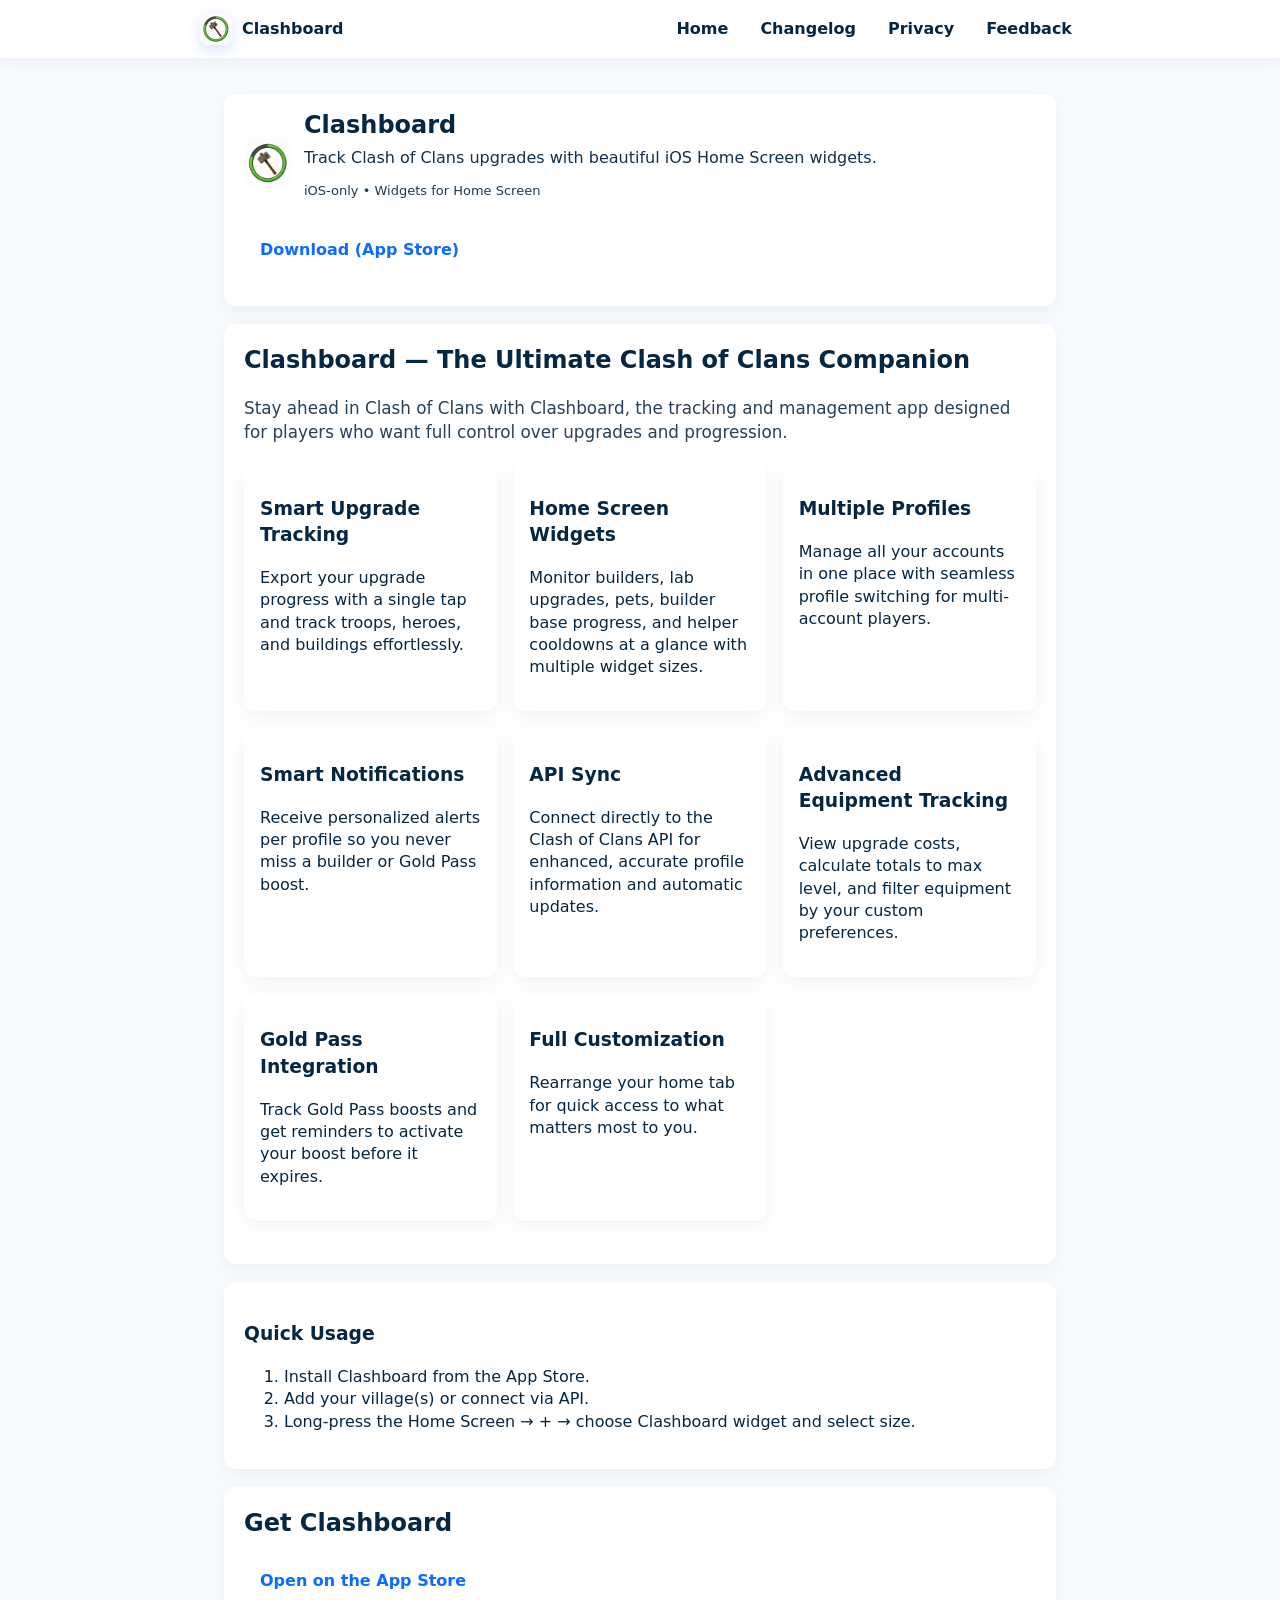
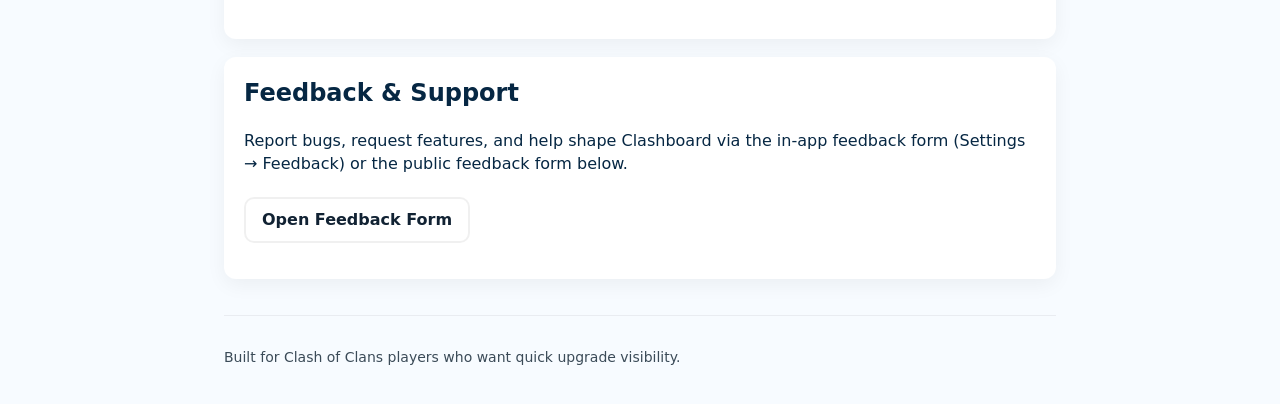
<file: index.html>
<!doctype html>
<html lang="en">
<head>
  <meta charset="utf-8" />
  <meta name="viewport" content="width=device-width,initial-scale=1" />
  <title>Clashboard — Clash of Clans upgrade widgets</title>
  <meta name="description" content="Clashboard: iOS widgets to track your Clash of Clans upgrades from the Home Screen." />
  <link rel="stylesheet" href="/css/styles.css">
  <link rel="icon" href="/assets/icon.svg" type="image/svg+xml">
  <link rel="shortcut icon" href="/assets/icon.svg">
  <meta name="msapplication-TileImage" content="/assets/icon.svg">
  <link rel="apple-touch-icon" href="/assets/icon.png">
  <meta name="apple-mobile-web-app-capable" content="yes">
  <meta name="apple-mobile-web-app-title" content="Clashboard">
  <meta name="theme-color" content="#0b6cff">
</head>
<body>
  <header class="top-nav">
    <div class="nav-inner">
      <a class="nav-brand" href="/index.html">
        <img src="/assets/icon.png" alt="Clashboard icon" class="nav-logo">
        <span>Clashboard</span>
      </a>
      <input type="checkbox" id="nav-toggle" class="nav-toggle">
      <label for="nav-toggle" class="nav-toggle-label" aria-label="Toggle navigation">
        <span></span>
        <span></span>
        <span></span>
      </label>
      <nav class="nav-links">
        <a href="/index.html">Home</a>
        <a href="/changelog.html">Changelog</a>
        <a href="/privacy.html">Privacy</a>
        <a href="/feedback.html">Feedback</a>
      </nav>
      <label for="nav-toggle" class="nav-overlay" aria-hidden="true"></label>
    </div>
  </header>

  <main class="policy-container">
    <section class="header-box">
      <div class="changelog-header">
        <img src="/assets/icon.png" alt="Clashboard icon" class="changelog-icon">
        <div>
          <h1>Clashboard</h1>
          <p class="tagline">Track Clash of Clans upgrades with beautiful iOS Home Screen widgets.</p>
          <p class="note">iOS-only • Widgets for Home Screen</p>
        </div>
      </div>
      <p><a class="btn" href="#download">Download (App Store)</a></p>
    </section>

    <section class="update-container">
      <h2>Clashboard — The Ultimate Clash of Clans Companion</h2>
      <p class="lead">Stay ahead in Clash of Clans with Clashboard, the tracking and management app designed for players who want full control over upgrades and progression.</p>

      <div class="feature-grid">
        <article class="card">
          <h3>Smart Upgrade Tracking</h3>
          <p>Export your upgrade progress with a single tap and track troops, heroes, and buildings effortlessly.</p>
        </article>

        <article class="card">
          <h3>Home Screen Widgets</h3>
          <p>Monitor builders, lab upgrades, pets, builder base progress, and helper cooldowns at a glance with multiple widget sizes.</p>
        </article>

        <article class="card">
          <h3>Multiple Profiles</h3>
          <p>Manage all your accounts in one place with seamless profile switching for multi-account players.</p>
        </article>

        <article class="card">
          <h3>Smart Notifications</h3>
          <p>Receive personalized alerts per profile so you never miss a builder or Gold Pass boost.</p>
        </article>

        <article class="card">
          <h3>API Sync</h3>
          <p>Connect directly to the Clash of Clans API for enhanced, accurate profile information and automatic updates.</p>
        </article>

        <article class="card">
          <h3>Advanced Equipment Tracking</h3>
          <p>View upgrade costs, calculate totals to max level, and filter equipment by your custom preferences.</p>
        </article>

        <article class="card">
          <h3>Gold Pass Integration</h3>
          <p>Track Gold Pass boosts and get reminders to activate your boost before it expires.</p>
        </article>

        <article class="card">
          <h3>Full Customization</h3>
          <p>Rearrange your home tab for quick access to what matters most to you.</p>
        </article>
      </div>
    </section>

    <section class="update-container">
      <h3>Quick Usage</h3>
      <ol>
        <li>Install Clashboard from the App Store.</li>
        <li>Add your village(s) or connect via API.</li>
        <li>Long-press the Home Screen → + → choose Clashboard widget and select size.</li>
      </ol>
    </section>

    <section id="download" class="update-container">
      <h2>Get Clashboard</h2>
      <p><a class="btn" href="https://apps.apple.com/app/id6758178681">Open on the App Store</a></p>
    </section>

    <section id="feedback" class="update-container">
      <h2>Feedback & Support</h2>
      <p>Report bugs, request features, and help shape Clashboard via the in-app feedback form (Settings → Feedback) or the public feedback form below.</p>
      <p><a class="btn ghost" href="https://forms.gle/E7h9kETSokcZLior7" target="_blank" rel="noopener">Open Feedback Form</a></p>
    </section>

    <footer class="footer">
      <p>Built for Clash of Clans players who want quick upgrade visibility.</p>
    </footer>
  </main>
</body>
</html>
</file>
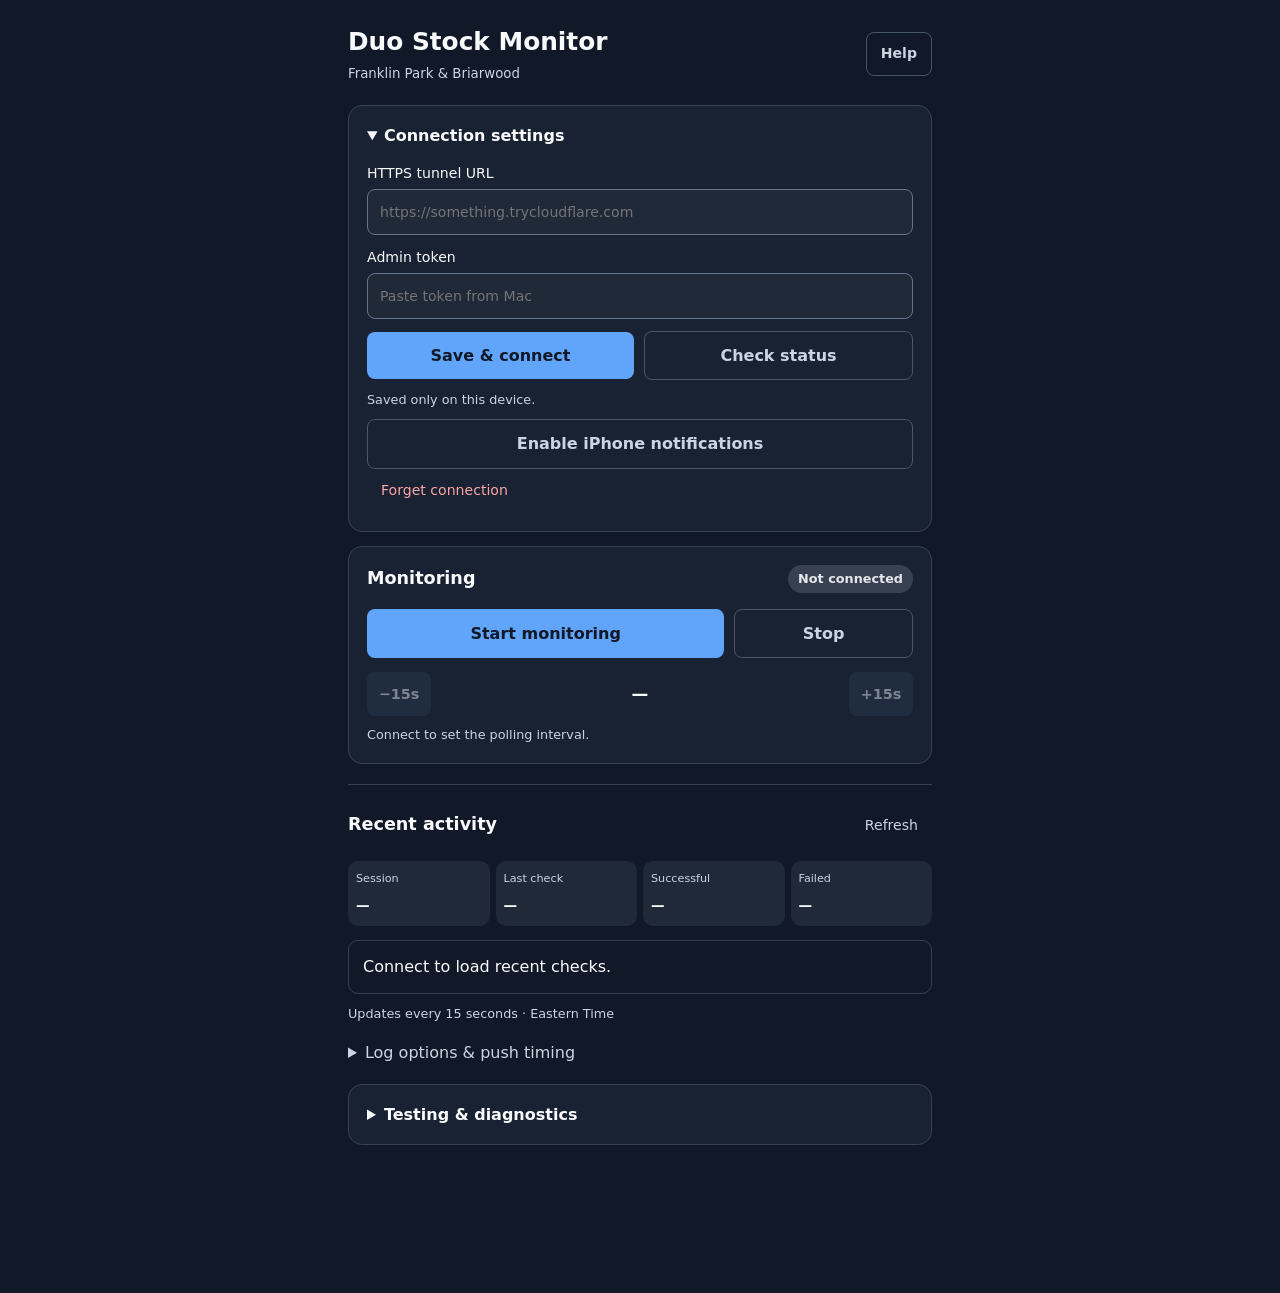
<file: duo_checker/index.html>
<!doctype html>
<html lang="en"><head><meta charset="utf-8"><meta name="viewport" content="width=device-width, initial-scale=1"><meta name="theme-color" content="#111827"><link rel="manifest" href="./manifest.json"><title>Duo Stock Monitor</title>
<style>body{font:16px system-ui;background:#111827;color:#f9fafb;max-width:620px;margin:35px auto;padding:0 18px}input,button,select{font:inherit;padding:12px;margin:5px 0;width:100%;box-sizing:border-box;border-radius:8px}button{background:#60a5fa;color:#111827;border:0;font-weight:700;cursor:pointer}input,select{background:#1f2937;color:white;border:1px solid #64748b}pre{white-space:pre-wrap;overflow-wrap:anywhere}small,.muted{color:#cbd5e1}h2{font-size:1.3rem;margin:0}section{margin:26px 0;padding-top:22px;border-top:1px solid #374151}.activity-header{display:flex;align-items:center;justify-content:space-between;gap:12px}.badge{font-size:.8rem;font-weight:700;white-space:nowrap;border-radius:20px;padding:5px 10px;background:#374151;color:#e5e7eb}.good{background:#064e3b;color:#a7f3d0}.bad{background:#7f1d1d;color:#fecaca}.warning{background:#78350f;color:#fde68a}.stats{display:grid;grid-template-columns:1fr 1fr;gap:10px;margin:16px 0}.stat{padding:14px;background:#1f2937;border-radius:10px}.stat small{display:block;margin-bottom:6px}.stat strong{font-size:1.05rem}.toolbar{display:flex;gap:10px;align-items:end}.toolbar label{flex:1}.toolbar button{width:auto}.activity-log{list-style:none;padding:0;margin:14px 0;max-height:540px;overflow:auto;border:1px solid #374151;border-radius:10px}.activity-log li{padding:14px;border-bottom:1px solid #374151}.activity-log li:last-child{border:0}.entry-heading{display:flex;flex-wrap:wrap;gap:8px;justify-content:space-between;align-items:center}.entry-heading time{font-size:.9rem;font-variant-numeric:tabular-nums}.entry-meta,.entry-result{font-size:.87rem;line-height:1.5;margin:7px 0 0;overflow-wrap:anywhere}details{margin:18px 0}summary{cursor:pointer;color:#cbd5e1}#activityMessage{font-size:.9rem;line-height:1.5}button:focus-visible,select:focus-visible,summary:focus-visible{outline:2px solid #f9fafb;outline-offset:3px}.stock-grid{display:grid;grid-template-columns:repeat(2,minmax(0,1fr));gap:8px;margin-top:8px}.stock-cell{display:flex;flex-direction:column;gap:3px;padding:10px;border-radius:8px;background:#1f2937}.stock-cell.good{background:#064e3b}.stock-cell span{font-weight:600}.stock-cell small{font-size:.78rem}.stock-cell strong{font-size:.85rem}.stock-callout{padding:9px;border-radius:8px;margin:7px 0;font-weight:600}.test-controls{padding:14px;margin:12px 0;border:1px solid #64748b;border-radius:10px}.test-controls p{font-size:.86rem;line-height:1.5;margin:10px 0 0}.test-toggle{display:flex;align-items:center;gap:12px;font-weight:700}.test-toggle input{width:24px;height:24px;flex:none;margin:0;padding:0;accent-color:#fbbf24}.test-toggle input:disabled{opacity:.5}.secondary{background:transparent;color:#cbd5e1;border:1px solid #64748b}#connectionStorage{font-size:.85rem;line-height:1.5}button:disabled{opacity:.5;cursor:default}.polling-controls{display:flex;align-items:center;gap:12px;margin:8px 0}.polling-controls button{width:90px;flex:none}.polling-controls output{flex:1;text-align:center;font-size:1.2rem;font-weight:700;font-variant-numeric:tabular-nums}
*{box-sizing:border-box}body{margin:24px auto;padding:0 18px calc(110px + env(safe-area-inset-bottom));line-height:1.45}h1{font-size:1.55rem;margin:0}h2{font-size:1.1rem}p{margin:10px 0}header{display:flex;align-items:center;justify-content:space-between;gap:12px;margin-bottom:22px}header small{display:block;margin-top:4px}button,input,select{min-height:44px}button{margin:0}label{display:block;font-size:.88rem}input,select{margin:5px 0 12px}.card{padding:18px;background:#182233;border:1px solid #374151;border-radius:14px;margin:14px 0}.card summary{font-weight:600;color:#f9fafb}.card[open] summary{margin-bottom:16px}.row{display:flex;gap:10px;align-items:center}.row>*{flex:1;min-width:0}.compact{width:auto;padding:9px 14px;font-size:.88rem}.secondary{border-color:#475569}.quiet{background:transparent;color:#cbd5e1;font-weight:500;border:0}.danger{color:#fca5a5}.monitor-actions{display:grid;grid-template-columns:2fr 1fr;gap:10px;margin-top:16px}.polling-controls{margin:14px 0 0}.polling-controls button{width:64px;padding:10px;font-size:.9rem;background:#28364c;color:#e2e8f0}.polling-controls output{font-size:1.05rem}.stats{grid-template-columns:repeat(4,minmax(0,1fr));gap:6px;margin:14px 0}.stat{padding:10px 8px}.stat small{font-size:.7rem}.stat strong{font-size:.85rem}.activity-log{max-height:340px;margin-bottom:0}.activity-header{flex-wrap:wrap;gap:8px}.toolbar{gap:8px}.toolbar label{font-size:.8rem}.toolbar select{margin-bottom:0;padding:10px;font-size:.85rem}.toolbar button{margin:0}.test-controls{border:0;padding:0;margin:0}.test-toggle{font-size:.9rem}#connectionStorage,#modeStatus,#pollingStatus,#activityMessage,#pushTiming{font-size:.8rem}#pollingStatus{margin-bottom:0}#activityMessage{margin-bottom:8px}#cooldownMessage{padding:10px;background:#78350f;border-radius:8px;font-size:.85rem}section{margin:20px 0;padding-top:18px}#feedback{position:fixed;bottom:calc(14px + env(safe-area-inset-bottom));left:50%;transform:translateX(-50%);width:calc(100% - 28px);max-width:584px;z-index:20;background:#24364d;border:1px solid #60a5fa;border-radius:12px;box-shadow:0 8px 30px #0008;display:flex;align-items:center;gap:12px;padding:12px 14px}#feedback[hidden]{display:none}#feedback[data-error=true]{background:#451e26;border-color:#f87171}#message{flex:1;font-size:.9rem;margin:0;overflow-wrap:anywhere}#dismissFeedback{flex:none;width:32px;min-height:32px;padding:0;font-size:1.3rem;color:#e2e8f0;background:transparent}dialog{background:#182233;color:#f9fafb;border:1px solid #475569;border-radius:16px;padding:22px;width:calc(100% - 32px);max-width:560px;max-height:80dvh;overflow:auto}dialog::backdrop{background:#000a}dialog h2{margin:20px 0 8px}dialog p{font-size:.9rem;color:#cbd5e1}dialog header{position:sticky;top:-22px;background:#182233;padding:12px 0;margin:0}dialog header h2{margin:0}dialog header button{flex:none}input:focus-visible{outline:2px solid #60a5fa;outline-offset:2px}@media(max-width:380px){body{padding-left:12px;padding-right:12px}.card{padding:14px}.stats{grid-template-columns:1fr 1fr}h1{font-size:1.3rem}}
</style></head><body>
<header><div><h1>Duo Stock Monitor</h1><small>Franklin Park &amp; Briarwood</small></div><button id="openHelp" class="secondary compact" aria-haspopup="dialog">Help</button></header>
<main>
<details id="connectionPanel" class="card" open><summary>Connection settings</summary>
<label>HTTPS tunnel URL<input id="server" type="url" placeholder="https://something.trycloudflare.com" autocomplete="off" spellcheck="false" autocapitalize="none"></label>
<label>Admin token<input id="token" type="password" placeholder="Paste token from Mac" autocomplete="off"></label>
<div class="row"><button id="saveConnection">Save &amp; connect</button><button id="statusButton" class="secondary">Check status</button></div>
<p id="connectionStorage" class="muted">Saved only on this device.</p>
<button id="connect" class="secondary">Enable iPhone notifications</button>
<button id="forgetConnection" class="quiet compact danger">Forget connection</button>
</details>
<div class="card">
<div class="activity-header"><h2>Monitoring</h2><span id="activityState" class="badge" role="status">Not connected</span></div>
<p id="cooldownMessage" role="status" hidden></p>
<div class="monitor-actions"><button id="start">Start monitoring</button><button id="stop" class="secondary">Stop</button></div>
<div class="polling-controls" role="group" aria-label="Polling interval"><button id="pollingMinus" aria-label="Decrease polling interval by 15 seconds" disabled>−15s</button><output id="pollingValue" aria-live="polite">—</output><button id="pollingPlus" aria-label="Increase polling interval by 15 seconds" disabled>+15s</button></div>
<p id="pollingStatus" class="muted" role="status">Connect to set the polling interval.</p>
</div>
<section aria-labelledby="activityTitle">
<div class="activity-header"><h2 id="activityTitle">Recent activity</h2><button id="refreshActivity" class="quiet compact">Refresh</button></div>
<div class="stats"><div class="stat"><small>Session</small><strong id="sessionAge">—</strong></div><div class="stat"><small>Last check</small><strong id="lastRequestAge">—</strong></div><div class="stat"><small>Successful</small><strong id="successCount">—</strong></div><div class="stat"><small>Failed</small><strong id="failureCount">—</strong></div></div>
<ol id="activityLog" class="activity-log" aria-label="Recent Apple requests, newest first"><li>Connect to load recent checks.</li></ol>
<p id="activityMessage" class="muted" role="status">Updates every 15 seconds · Eastern Time</p>
<details><summary>Log options &amp; push timing</summary><label>Show recent checks<select id="historyLimit"><option id="limit120" value="120">Latest 120</option><option id="limit360" value="360">Latest 360</option><option id="limit1440" value="1440">Latest 1,440</option></select></label><p id="retentionNote" class="muted">The latest 1,440 checks are retained until the backend restarts.</p><p id="pushTiming" class="muted" role="status">No push timing loaded.</p></details>
</section>
<details class="card"><summary>Testing &amp; diagnostics</summary><div class="test-controls"><label class="test-toggle"><input id="testMode" type="checkbox" role="switch" disabled>Test with iPhone 18 Pro</label><p id="modeStatus" role="status" class="muted">Connect to load the current mode.</p></div><details><summary>Backend response</summary><pre id="details"></pre></details></details>
</main>
<dialog id="helpDialog" aria-labelledby="helpTitle"><header><h2 id="helpTitle">How it works</h2><button id="closeHelp" class="secondary compact" autofocus>Close</button></header>
<h2>Connect once</h2><p>Start Python and the HTTPS tunnel on your Mac. Save the tunnel URL and admin token here, then enable iPhone notifications from the installed Home Screen app. A restarted quick tunnel gets a new URL; update it in Connection settings. Your URL and token are saved on this device. Forgetting them does not stop monitoring or unsubscribe pushes.</p>
<h2>Monitoring &amp; notifications</h2><p>Tap Start monitoring after restarting the backend. Keep your Mac awake and connected to the internet. You can close the iPhone app. Checks cover Star White and Night Sky 256GB at Franklin Park and Briarwood.</p><p>Every in-stock check sends a separate push. Availability changes also trigger alerts, with a status notification every four hours. Summaries show White / Blue, IN STOCK / OOS, and Eastern Time. Real Duo alerts start with 🚨 DUO IN STOCK.</p>
<h2>Polling &amp; cooldowns</h2><p>Choose 30–300 seconds in 15-second steps; the interval is saved on the Mac. Increasing it can extend the pending wait. Decreasing it applies after the pending check. A failed check raises intervals below 60 seconds to 60. Apple blocks pause requests for 20, then 30, then 60 minutes. Controls and restarts do not bypass cooldowns.</p>
<h2>Activity &amp; delivery</h2><p>The log refreshes every 15 seconds while visible and records checks even with the app closed. The latest 1,440 requests stay in memory until Python restarts. Times use Eastern Time with daylight saving adjustments. Long gaps can indicate sleep or downtime. Push acceptance confirms submission to the push service, not delivery to your phone.</p>
<h2>Test mode</h2><p>Testing replaces Duo with iPhone 18 Pro Burgundy 256GB (MJQ54LL/A) at both stores. A mode change sends fresh status on the next permitted scheduled check and respects cooldowns. Switch it off to restore Duo. Python restarts default to Duo mode.</p></dialog>
<div id="feedback" hidden><p id="message" role="status" aria-live="polite" aria-atomic="true"></p><button id="dismissFeedback" aria-label="Dismiss status message">×</button></div>
<script>
const VAPID_PUBLIC_KEY = 'BK4YmrxPxLqA5h40KNDT8K-Ct3LHw62XHgFHavBEEbgOJ6dnVkXZL7TkxbEqbMGZhVZ4B4NVv38ZDuh29x4SgIU';
const $ = id => document.getElementById(id);
const msg = s => {
 $('message').textContent=s;
 $('feedback').hidden=false;
 $('feedback').dataset.error=/error|failed|could not|timed out/i.test(s);
};
$('dismissFeedback').onclick=()=>{$('feedback').hidden=true;};
$('openHelp').onclick=()=>$('helpDialog').showModal();
$('closeHelp').onclick=()=>$('helpDialog').close();
$('helpDialog').addEventListener('click',e=>{if(e.target===$('helpDialog')){const r=e.target.getBoundingClientRect();if(e.clientX<r.left||e.clientX>r.right||e.clientY<r.top||e.clientY>r.bottom)e.target.close();}});
if ('serviceWorker' in navigator) {
 navigator.serviceWorker.register('./sw.js', {updateViaCache:'none'}).catch(e=>msg('App update failed: '+e.message));
}
const CONNECTION_KEY='duo_connection';
const SERVER_PATTERN=/^https:\/\/[a-z0-9.-]+(?::443)?$/i;
function restoreConnection(){
 try{
  const saved=JSON.parse(localStorage.getItem(CONNECTION_KEY)||'null');
  if(saved&&typeof saved.server==='string'&&SERVER_PATTERN.test(saved.server)&&typeof saved.token==='string'&&saved.token.trim()){
   $('server').value=saved.server;$('token').value=saved.token;
   $('connectionStorage').textContent='Saved connection restored from this device.';
   return true;
  }
  $('server').value=sessionStorage.getItem('duo_server')||'';
 }catch(e){$('connectionStorage').textContent='Saved connection could not be loaded. Enter your URL and token again.';}
 return false;
}
function saveConnection(server,token){
 try{
  localStorage.setItem(CONNECTION_KEY,JSON.stringify({server,token}));
  $('connectionStorage').textContent='Connection saved on this device. It will be restored when you reopen the app.';
 }catch(e){$('connectionStorage').textContent='Device storage is unavailable. This connection works for this session, but could not be saved.';}
}
function credentials(){
 const server = $('server').value.trim().replace(/\/+$/, '');
 const token = $('token').value.trim();
 if (!SERVER_PATTERN.test(server)) throw Error('Enter a valid HTTPS tunnel origin (no path).');
 if (!token) throw Error('Enter your admin token.');
 saveConnection(server,token);
 return {server, token};
}
async function api(path, method='GET', body){
 const {server,token} = credentials();
 const response = await fetch(server + path, {method, headers:{'Authorization':'Bearer '+token, ...(body?{'Content-Type':'application/json'}:{})}, body:body?JSON.stringify(body):undefined, cache:'no-store'});
 const data = await response.json().catch(()=>({error:'Non-JSON response'}));
 if (!response.ok) throw Error(data.error || `HTTP ${response.status}`);
 return data;
}
function publicKeyBytes(key){const b64=key.replace(/-/g,'+').replace(/_/g,'/');const raw=atob(b64+'='.repeat((4-b64.length%4)%4));return Uint8Array.from(raw,c=>c.charCodeAt(0));}
async function action(fn){
 const buttons=['saveConnection','connect','start','statusButton','stop'];
 buttons.forEach(id=>$(id).disabled=true);
 try{msg('Working…');await fn();}catch(e){msg('Error: '+e.message);}
 finally{buttons.forEach(id=>$(id).disabled=false);}
}
let activityData=null, activityEnabled=false, activityBusy=false, activityVersion=0, activityConnected=false, serverOffset=0, modeBusy=false, pollingBusy=false;
const easternFormatter = new Intl.DateTimeFormat('en-US',{timeZone:'America/New_York',timeZoneName:'short',month:'short',day:'numeric',hour:'numeric',minute:'2-digit',second:'2-digit',hour12:true});
function easternTime(value){return easternFormatter.format(new Date(value));}
const stockStores=['Franklin Park','Briarwood'];
const stockColors=['Star White 256GB','Night Sky 256GB'];
const testColors=['iPhone 18 Pro 256GB Burgundy'];
const legacyColors={'White 256GB':'Star White 256GB','Blue 256GB (verify)':'Night Sky 256GB'};
function stockOptions(inventory,testMode=false){
 const normalized=Object.fromEntries(Object.entries(inventory||{}).map(([store,items])=>[store,Object.fromEntries(Object.entries(items).map(([color,available])=>[legacyColors[color]||color,available]))]));
 return stockStores.flatMap(store=>(testMode?testColors:stockColors).map(color=>({store,color,available:normalized[store]?.[color]}))).sort((a,b)=>Number(b.available===true)-Number(a.available===true));
}
function renderStock(inventory,testMode=false){
 const result=document.createElement('div');result.className='entry-result';
 const options=stockOptions(inventory,testMode), available=options.filter(option=>option.available===true);
 if(available.length){
  const callout=document.createElement('p');callout.className='stock-callout good';
  callout.textContent='In stock: '+available.map(option=>option.color+' at '+option.store).join(' · ');
  result.append(callout);
 }
 const grid=document.createElement('div');grid.className='stock-grid';
 for(const option of options){
  const cell=document.createElement('div');cell.className='stock-cell'+(option.available===true?' good':'');
  const store=document.createElement('span');store.textContent=option.store;
  const color=document.createElement('small');color.textContent=option.color;
  const status=document.createElement('strong');status.textContent=option.available===true?'IN STOCK':option.available===false?'Out of stock':'Unknown';
  cell.append(store,color,status);grid.append(cell);
 }
 result.append(grid);return result;
}
function elapsed(seconds){
 seconds=Math.max(0,Math.floor(seconds));
 if(seconds<60)return seconds+'s';
 if(seconds<3600)return Math.floor(seconds/60)+'m '+seconds%60+'s';
 return Math.floor(seconds/3600)+'h '+Math.floor(seconds%3600/60)+'m';
}
function updateActivityAges(){
 if(!activityData)return;
 const now=Date.now()+serverOffset;
 $('sessionAge').textContent=activityData.running&&activityData.started_at?elapsed((now-Date.parse(activityData.started_at))/1000):'Stopped';
 const latest=activityData.in_flight?.started_at||activityData.entries[0]?.started_at;
 const age=latest?(now-Date.parse(latest))/1000:null;
 $('lastRequestAge').textContent=age===null?'No checks yet':elapsed(age)+' ago';
 let label='Stopped', style='badge';
 const remaining=activityData.cooldown_until?Math.max(0,Math.ceil((Date.parse(activityData.cooldown_until)-now)/1000)):0;
 $('cooldownMessage').hidden=!activityData.cooldown_until;
 if(activityData.cooldown_until){
  $('cooldownMessage').textContent=remaining>0?`Apple inventory requests paused after HTTP ${activityData.cooldown_status}. Next permitted retry: ${easternTime(activityData.cooldown_until)} (${elapsed(remaining)} remaining). ${activityData.running?'One recovery check will run after this quiet period.':'Monitoring is stopped; starting it still respects this timer.'}`:activityData.running?'Cooldown elapsed. Waiting for one recovery check; normal polling resumes only after success.':'Cooldown elapsed. Start monitoring when ready for a recovery check.';
  if(activityData.cooldown_persistence_error)$('cooldownMessage').textContent+=' The cooldown could not be saved on the Mac; restarting the backend may lose this timer.';
 }
 if(!activityConnected){label='Connection lost';style+=' bad';}
 else if(remaining>0){label=activityData.running?'Cooling down':'Stopped · cooldown';style+=' warning';}
 else if(activityData.running){
  if(activityData.cooldown_attempts>0){label='Recovery check due';style+=' warning';}
  else if(age!==null&&age>activityData.check_interval_seconds*2+30){label='Checks delayed';style+=' warning';}
  else if(activityData.in_flight){label='Checking Apple';}
  else if(activityData.entries[0]&&!activityData.entries[0].ok){label='Last check failed';style+=' bad';}
  else{label='Monitoring';style+=' good';}
 }
 $('activityState').textContent=label;$('activityState').className=style;
}
function renderActivity(data){
 activityData=data;activityConnected=true;serverOffset=Date.parse(data.server_time)-Date.now();
 if(!modeBusy)updateModeView(data);
 if(!pollingBusy)updatePollingView(data);
 $('successCount').textContent=data.success_count.toLocaleString();
 $('failureCount').textContent=data.failure_count.toLocaleString();
 $('pushTiming').textContent=data.last_push?`Last push accepted ${easternTime(data.last_push.accepted_at)} · ${data.last_push.submission_ms} ms to submit · ${data.last_push.urgency} urgency. Acceptance does not confirm iPhone delivery.`:'No push timing recorded since the backend restarted.';
 $('activityMessage').textContent=`Showing ${data.entries.length} of ${data.retained_count} retained checks · Updated ${easternTime(data.server_time)}.`;
 const rows=data.entries.map(entry=>{
  const row=document.createElement('li');
  const heading=document.createElement('div');heading.className='entry-heading';
  const time=document.createElement('time');time.dateTime=entry.started_at;time.textContent=easternTime(entry.started_at);
  const badge=document.createElement('span');badge.className='badge '+(entry.ok?'good':'bad');badge.textContent=entry.ok?'Success':'Failed';
  heading.append(time,badge);
  const mode=document.createElement('span');mode.className='badge'+(entry.test_mode?' warning':'');mode.textContent=entry.test_mode?'TEST · MJQ54LL/A':'Duo';heading.append(mode);
  const meta=document.createElement('p');meta.className='entry-meta muted';
  const duration=entry.duration_ms<1000?entry.duration_ms+' ms':(entry.duration_ms/1000).toFixed(2)+' s';
  meta.textContent=(entry.http_status?'HTTP '+entry.http_status:'No HTTP response')+' · '+duration+(entry.gap_seconds===null?' · First recorded request':' · '+elapsed(entry.gap_seconds)+' since previous');
  if(entry.gap_seconds>data.check_interval_seconds*2+30)meta.classList.add('warning');
  if(entry.push)meta.textContent+=` · Push accepted ${easternTime(entry.push.accepted_at)} (${entry.push.submission_ms} ms, ${entry.push.urgency})`;
  if(entry.cooldown_until)meta.textContent+=` · Cooldown until ${easternTime(entry.cooldown_until)}`;
  const result=renderStock(entry.ok?entry.inventory:null,entry.test_mode===true);
  if(!entry.ok){const error=document.createElement('p');error.textContent=entry.error||'Inventory could not be verified.';result.append(error);}
  row.append(heading,meta,result);return row;
 });
 if(!rows.length){const row=document.createElement('li');row.textContent=data.in_flight?'Waiting for the current Apple request to finish.':'No requests recorded yet. Start monitoring to begin.';rows.push(row);}
 const scroll=$('activityLog').scrollTop;
 $('activityLog').replaceChildren(...rows);$('activityLog').scrollTop=scroll;
 updateActivityAges();
}
function updatePollingView(data){
 const interval=data.check_interval_seconds;
 const supported=Number.isInteger(interval)&&interval>=30&&interval<=300&&interval%15===0;
 const blocked=(data.cooldown_attempts||0)>0||data.cooldown_active;
 $('pollingMinus').disabled=!supported||interval<=30||(blocked&&interval-15<60)||pollingBusy;
 $('pollingPlus').disabled=!supported||interval>=300||pollingBusy;
 $('pollingValue').textContent=supported?interval+' seconds':'—';
 $('pollingStatus').textContent=!supported?'Connect to load the current polling rate.':`Checks every ${interval}s${data.polling_fallback?' · Automatic 60-second fallback after a failed check':''}.`+(blocked?' You can choose 60 seconds or slower now; faster rates unlock after successful recovery.':'');
 if(data.polling_persistence_error)$('pollingStatus').textContent+=' The rate could not be saved on the Mac.';
 if(supported){
  for(const count of [120,360,1440]){const hours=count*interval/3600;$('limit'+count).textContent=`Latest ${count.toLocaleString()} (~${hours} ${hours===1?'hour':'hours'})`;}
  $('retentionNote').textContent=`Each scheduled stock request appears here, even while this page is closed. The latest 1,440 checks are kept in memory (about ${1440*interval/3600} hours at the current rate); the log resets when the backend restarts.`;
 }
}
async function adjustPolling(delta){
 if(pollingBusy||!activityData)return;
 pollingBusy=true;const version=++activityVersion;$('pollingMinus').disabled=true;$('pollingPlus').disabled=true;
 try{
  const result=await api('/api/polling','POST',{delta_seconds:delta});
  if(version!==activityVersion)return;
  if(activityData)activityData={...activityData,...result};
  pollingBusy=false;updatePollingView(result);
  msg(`Polling saved at ${result.check_interval_seconds} seconds. No extra inventory check was triggered.`);
  await refreshActivity(true);
 }catch(e){if(version!==activityVersion)return;pollingBusy=false;updatePollingView(activityData||{});msg('Could not change polling rate: '+e.message);}
 finally{pollingBusy=false;}
}
$('pollingMinus').onclick=()=>adjustPolling(-15);
$('pollingPlus').onclick=()=>adjustPolling(15);
function updateModeView(data){
 const supported=typeof data.test_mode==='boolean';
 $('testMode').disabled=!supported||modeBusy;
 $('testMode').checked=supported&&data.test_mode;
 $('modeStatus').textContent=!supported?'Backend update required for test mode.':data.test_mode?'TEST MODE · iPhone 18 Pro Burgundy 256GB · MJQ54LL/A. Duo monitoring is paused.':'Duo mode · Star White and Night Sky 256GB at both stores.';
 $('modeStatus').className=data.test_mode?'warning':'muted';
}
$('testMode').onchange=async()=>{
 const desired=$('testMode').checked;
 const previous=activityData?.test_mode===true;
 modeBusy=true;const version=++activityVersion;$('testMode').disabled=true;
 $('modeStatus').textContent='Changing monitoring mode…';
 try{
  const result=await api('/api/mode','POST',{test_mode:desired});
  if(version!==activityVersion)return;
  if(activityData)activityData={...activityData,...result};
  modeBusy=false;updateModeView(result);
  msg((desired?'Test mode enabled.':'Duo mode restored.')+(result.cooldown_active?' Waiting for the Apple cooldown to finish.':' The next scheduled check will send a fresh stock status.'));
  await refreshActivity(true);
 }catch(e){if(version!==activityVersion)return;modeBusy=false;updateModeView({test_mode:previous});msg('Could not change mode: '+e.message);}
 finally{modeBusy=false;}
};
async function refreshActivity(quiet=false){
 if(activityBusy)return;
 activityBusy=true;const version=activityVersion;
 const controller=new AbortController();const timeout=setTimeout(()=>controller.abort(),10000);
 try{
  const {server,token}=credentials();
  activityEnabled=true;
  if(!quiet){$('activityMessage').textContent='Loading recent Apple requests…';msg('Connecting to backend…');}
  const response=await fetch(server+'/api/activity?limit='+$('historyLimit').value,{headers:{'Authorization':'Bearer '+token},cache:'no-store',signal:controller.signal});
  if(version!==activityVersion)return;
  if(!response.ok)throw Error(response.status===404?'Backend update required to show request activity.':'Could not load log (HTTP '+response.status+').');
  const data=await response.json();
  if(version===activityVersion){renderActivity(data);if(!quiet)msg(data.running?'Connected · monitoring is running.':'Connected · monitoring is stopped.');}
 }catch(e){
  if(version!==activityVersion)return;
  activityConnected=false;
  $('activityState').textContent='Connection lost';$('activityState').className='badge bad';
  $('activityMessage').textContent=(e.name==='AbortError'?'Log request timed out.':e.message)+(activityData?' Showing the last loaded history; new checks could not be confirmed.':'');
  updateActivityAges();
  if(!quiet)msg('Connection failed: '+(e.name==='AbortError'?'Request timed out.':e.message));
 }finally{clearTimeout(timeout);activityBusy=false;}
}
$('refreshActivity').onclick=()=>refreshActivity();
$('historyLimit').onchange=()=>refreshActivity();
for(const id of ['server','token'])$(id).addEventListener('input',()=>{
 activityVersion++;activityEnabled=false;activityData=null;activityConnected=false;
 for(const stat of ['sessionAge','lastRequestAge','successCount','failureCount'])$(stat).textContent='—';
 $('activityState').textContent='Not connected';$('activityState').className='badge';
 $('activityMessage').textContent='Tap Refresh log to load activity using these credentials.';
 $('activityLog').replaceChildren();
 $('pushTiming').textContent='Push timing will appear after connecting.';
 $('cooldownMessage').hidden=true;$('cooldownMessage').textContent='';
 $('testMode').disabled=true;$('testMode').checked=false;
 $('modeStatus').textContent='Refresh the log to load the mode for this backend.';$('modeStatus').className='muted';
 $('pollingMinus').disabled=true;$('pollingPlus').disabled=true;$('pollingValue').textContent='—';$('pollingStatus').textContent='Connect to load the current polling rate.';
 $('connectionStorage').textContent='Connection edited. Tap Save connection or use a control to save these changes.';
});
$('saveConnection').onclick=()=>action(async()=>{credentials();await refreshActivity();if(activityConnected)$('connectionPanel').open=false;});
$('forgetConnection').onclick=()=>{
 try{localStorage.removeItem(CONNECTION_KEY);}catch(e){$('connectionStorage').textContent='Saved connection could not be removed because device storage is unavailable.';return;}
 try{sessionStorage.removeItem('duo_server');}catch(e){}
 $('server').value='';$('token').value='';
 // Invalidate pending log/mode responses without stopping the Mac or subscription.
 $('server').dispatchEvent(new Event('input'));
 $('details').textContent='';
 $('connectionStorage').textContent='Saved connection removed from this device. This does not stop the Mac monitor or unsubscribe from pushes.';
 msg('Connection forgotten on this device.');
};
setInterval(()=>{updateActivityAges();if(activityEnabled&&!document.hidden)refreshActivity(true);},15000);
document.addEventListener('visibilitychange',()=>{if(!document.hidden&&activityEnabled)refreshActivity(true);});
$('connect').onclick=()=>action(async()=>{
 credentials();
 if (!('serviceWorker' in navigator) || !('PushManager' in window) || !('Notification' in window)) throw Error('Install this site to your iPhone Home Screen and open it there.');
 await navigator.serviceWorker.register('./sw.js', {updateViaCache:'none'});
 const permission=await Notification.requestPermission();
 if(permission!=='granted')throw Error('Notification permission not granted');
 const ready=await navigator.serviceWorker.ready;
 let sub=await ready.pushManager.getSubscription();
 if(sub){
   const existing=Array.from(new Uint8Array(sub.options.applicationServerKey||[]));
   const desired=Array.from(publicKeyBytes(VAPID_PUBLIC_KEY));
   if(existing.length && existing.some((v,i)=>v!==desired[i])) {await sub.unsubscribe();sub=null;}
 }
 if(!sub)sub=await ready.pushManager.subscribe({userVisibleOnly:true,applicationServerKey:publicKeyBytes(VAPID_PUBLIC_KEY)});
 const result=await api('/api/subscribe','POST',sub.toJSON());
 msg('iPhone subscribed! Tap Start monitoring to begin.');$('details').textContent=JSON.stringify(result,null,2);
 await refreshActivity(true);
});
$('start').onclick=()=>action(async()=>{const r=await api('/api/start','POST',{});msg(r.cooldown_active?'Monitoring enabled. Apple requests remain paused until '+easternTime(r.cooldown_until)+'.':'Monitoring started. A push will confirm the start, followed by the first stock status.');$('details').textContent=JSON.stringify(r,null,2);await refreshActivity(true);});
$('statusButton').onclick=()=>action(async()=>{const r=await api('/api/status');msg('Backend reachable.');$('details').textContent=JSON.stringify(r,null,2);await refreshActivity(true);});
$('stop').onclick=()=>action(async()=>{const r=await api('/api/stop','POST',{});msg(r.already_stopped?'Monitoring is already stopped.':'Stop requested. A push will confirm when monitoring has stopped.');$('details').textContent=JSON.stringify(r,null,2);await refreshActivity(true);});
if(restoreConnection()){$('connectionPanel').open=false;refreshActivity(true);}
</script></body></html>
</file>
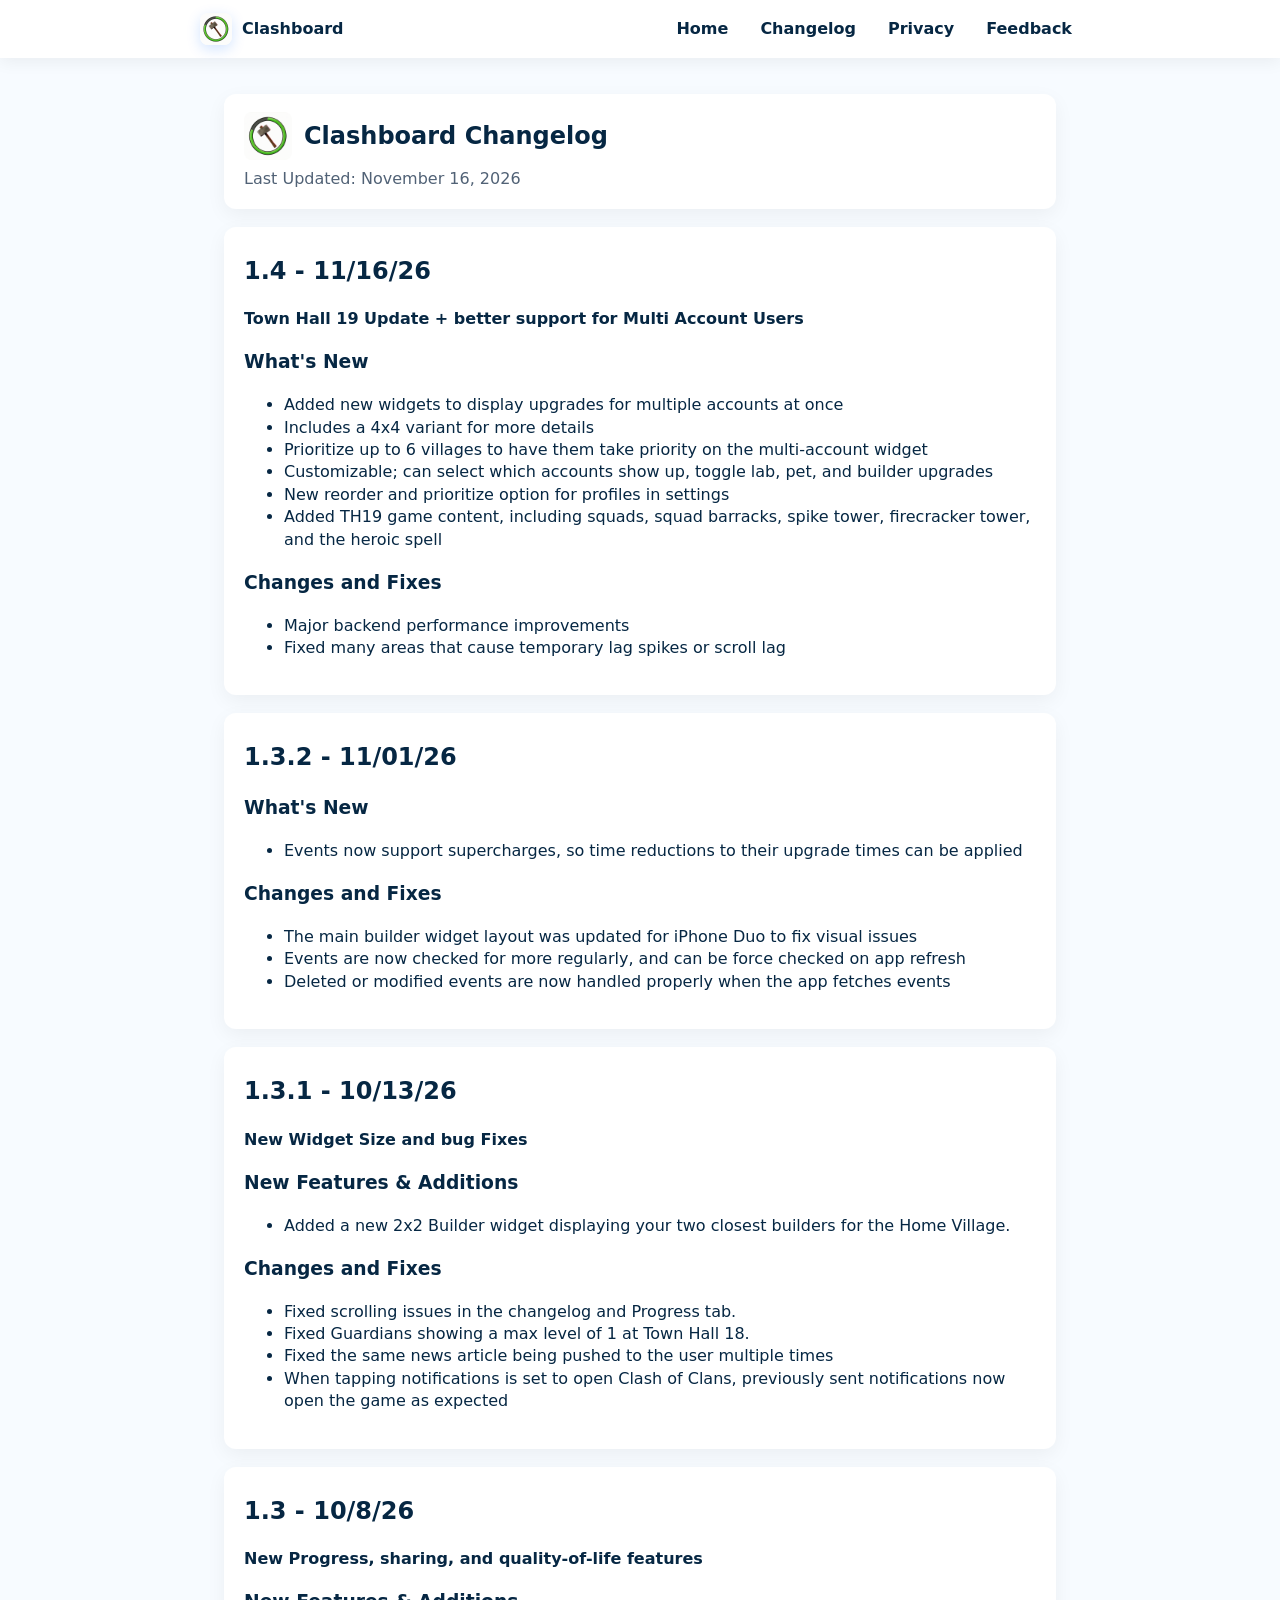
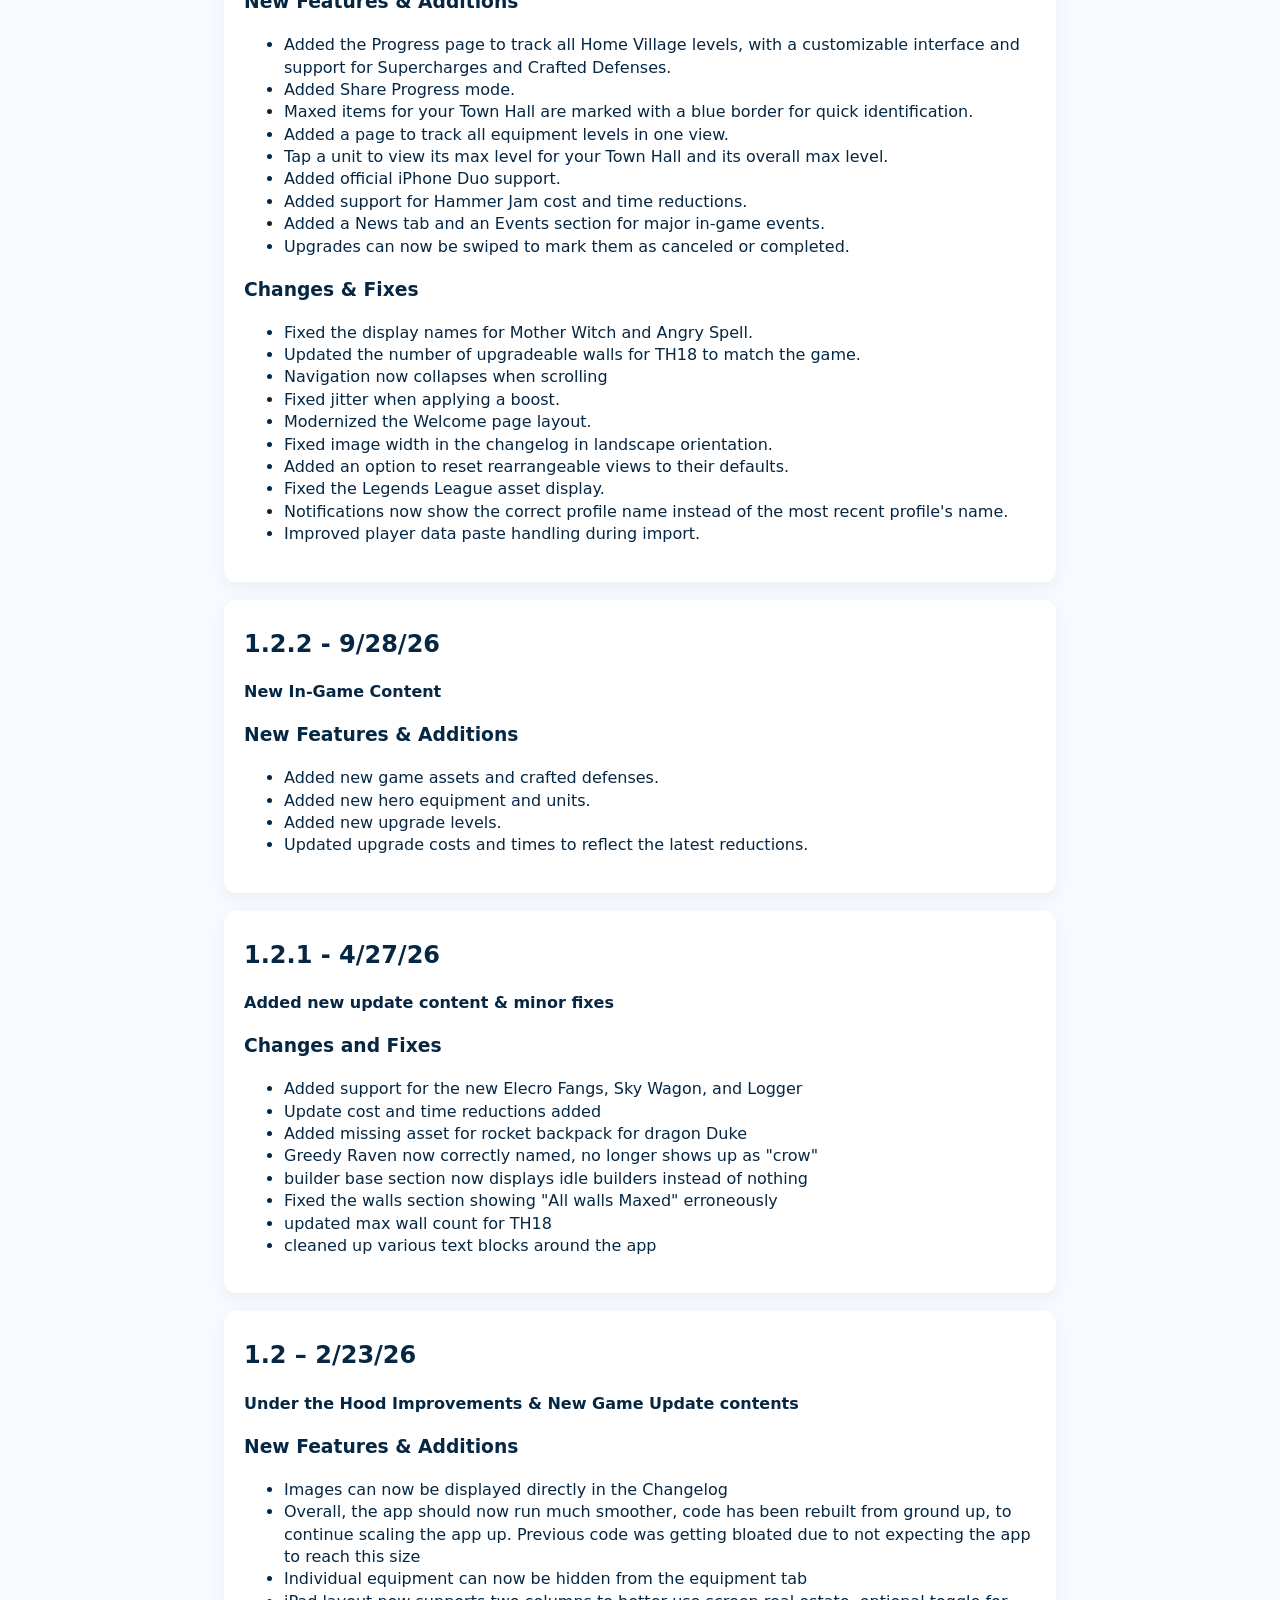
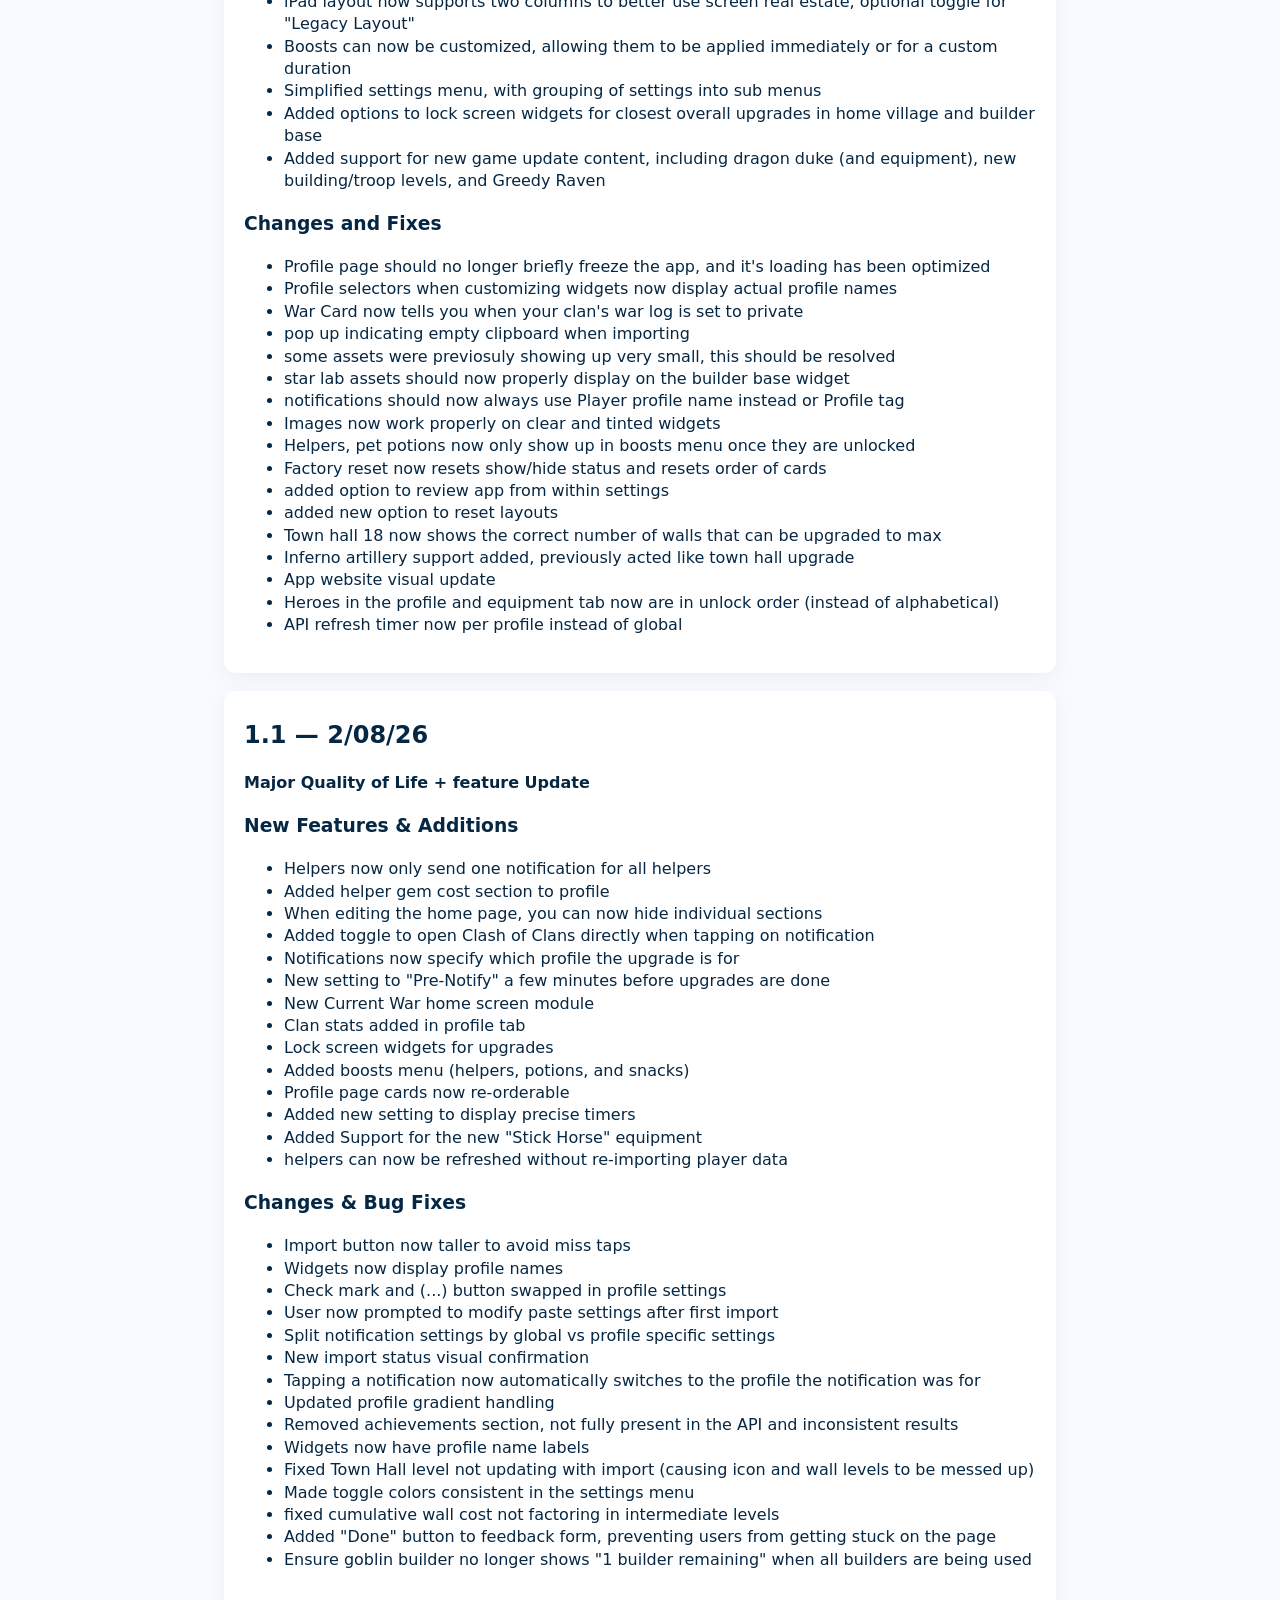
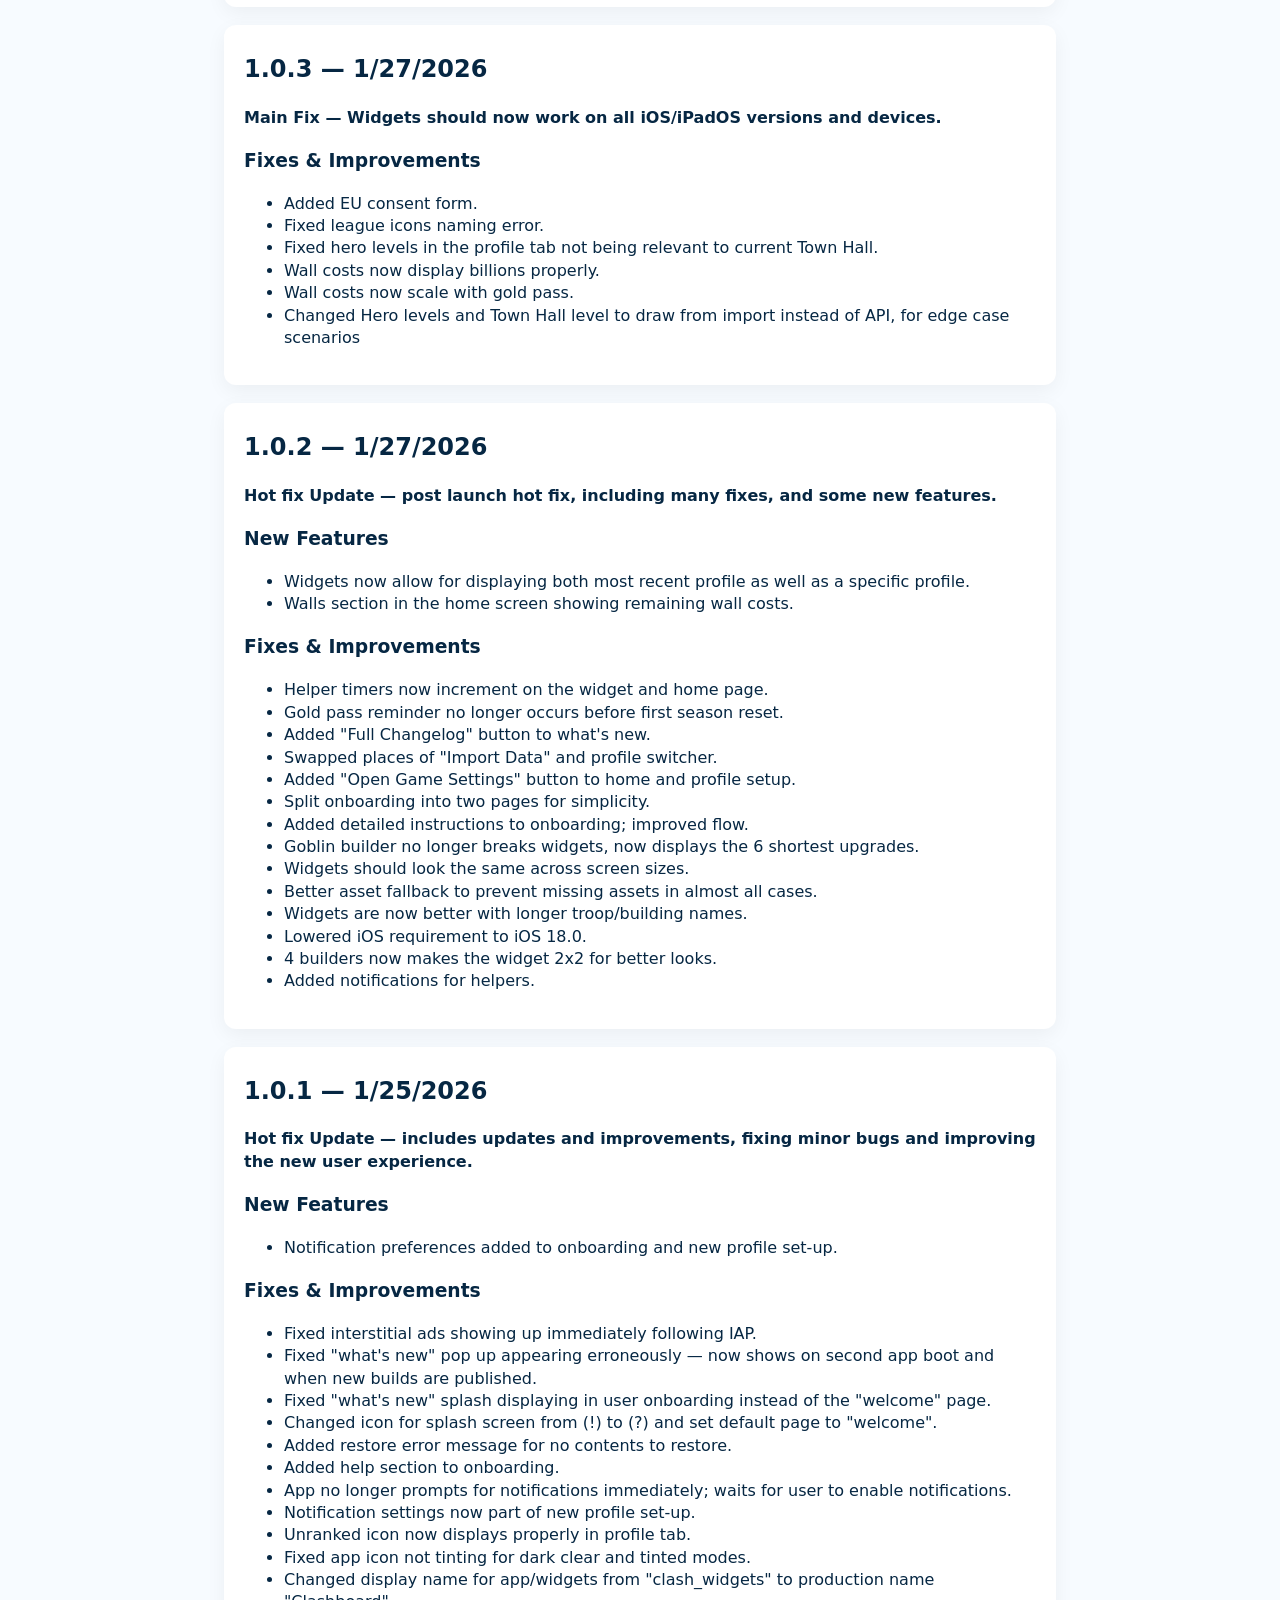
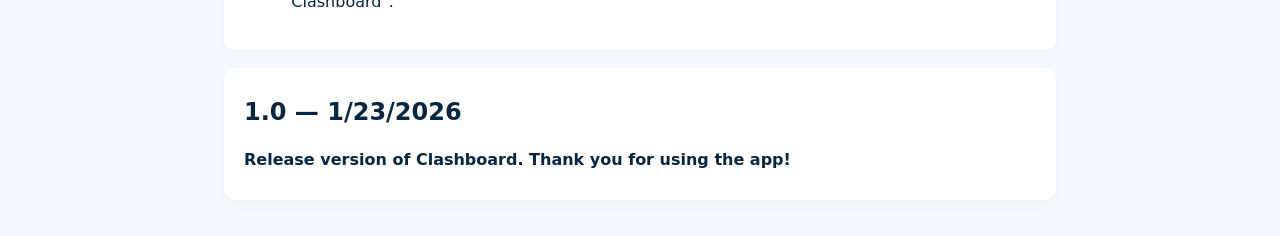
<file: changelog.html>
<!DOCTYPE html>
<html lang="en">
    <head>
        <meta charset="utf-8">
        <meta name="viewport" content="width=device-width,initial-scale=1">
        <title>Changelog - Clashboard</title>
        <link rel="stylesheet" href="/css/styles.css">
    </head>
    <body>
        <header class="top-nav">
            <div class="nav-inner">
                <a class="nav-brand" href="/index.html">
                    <img src="/assets/icon.png" alt="Clashboard icon" class="nav-logo">
                    <span>Clashboard</span>
                </a>
                <input type="checkbox" id="nav-toggle" class="nav-toggle">
                <label for="nav-toggle" class="nav-toggle-label" aria-label="Toggle navigation">
                    <span></span>
                    <span></span>
                    <span></span>
                </label>
                <nav class="nav-links">
                    <a href="/index.html">Home</a>
                    <a href="/changelog.html">Changelog</a>
                    <a href="/privacy.html">Privacy</a>
                    <a href="/feedback.html">Feedback</a>
                </nav>
                <label for="nav-toggle" class="nav-overlay" aria-hidden="true"></label>
            </div>
        </header>
        <main class="policy-container">
            <section class="header-box">
            <div class="changelog-header">
                <img src="/assets/icon.png" alt="Clashboard icon" class="changelog-icon">
                <h1>Clashboard Changelog</h1>
            </div>
            <p class="policy-meta" id="changelog-last-updated" hidden></p>
            </section>
            
            <div id="changelog-container"></div>
        </main>
        
        <script src="/changelog.js"></script>
    </body>
</html>
</file>
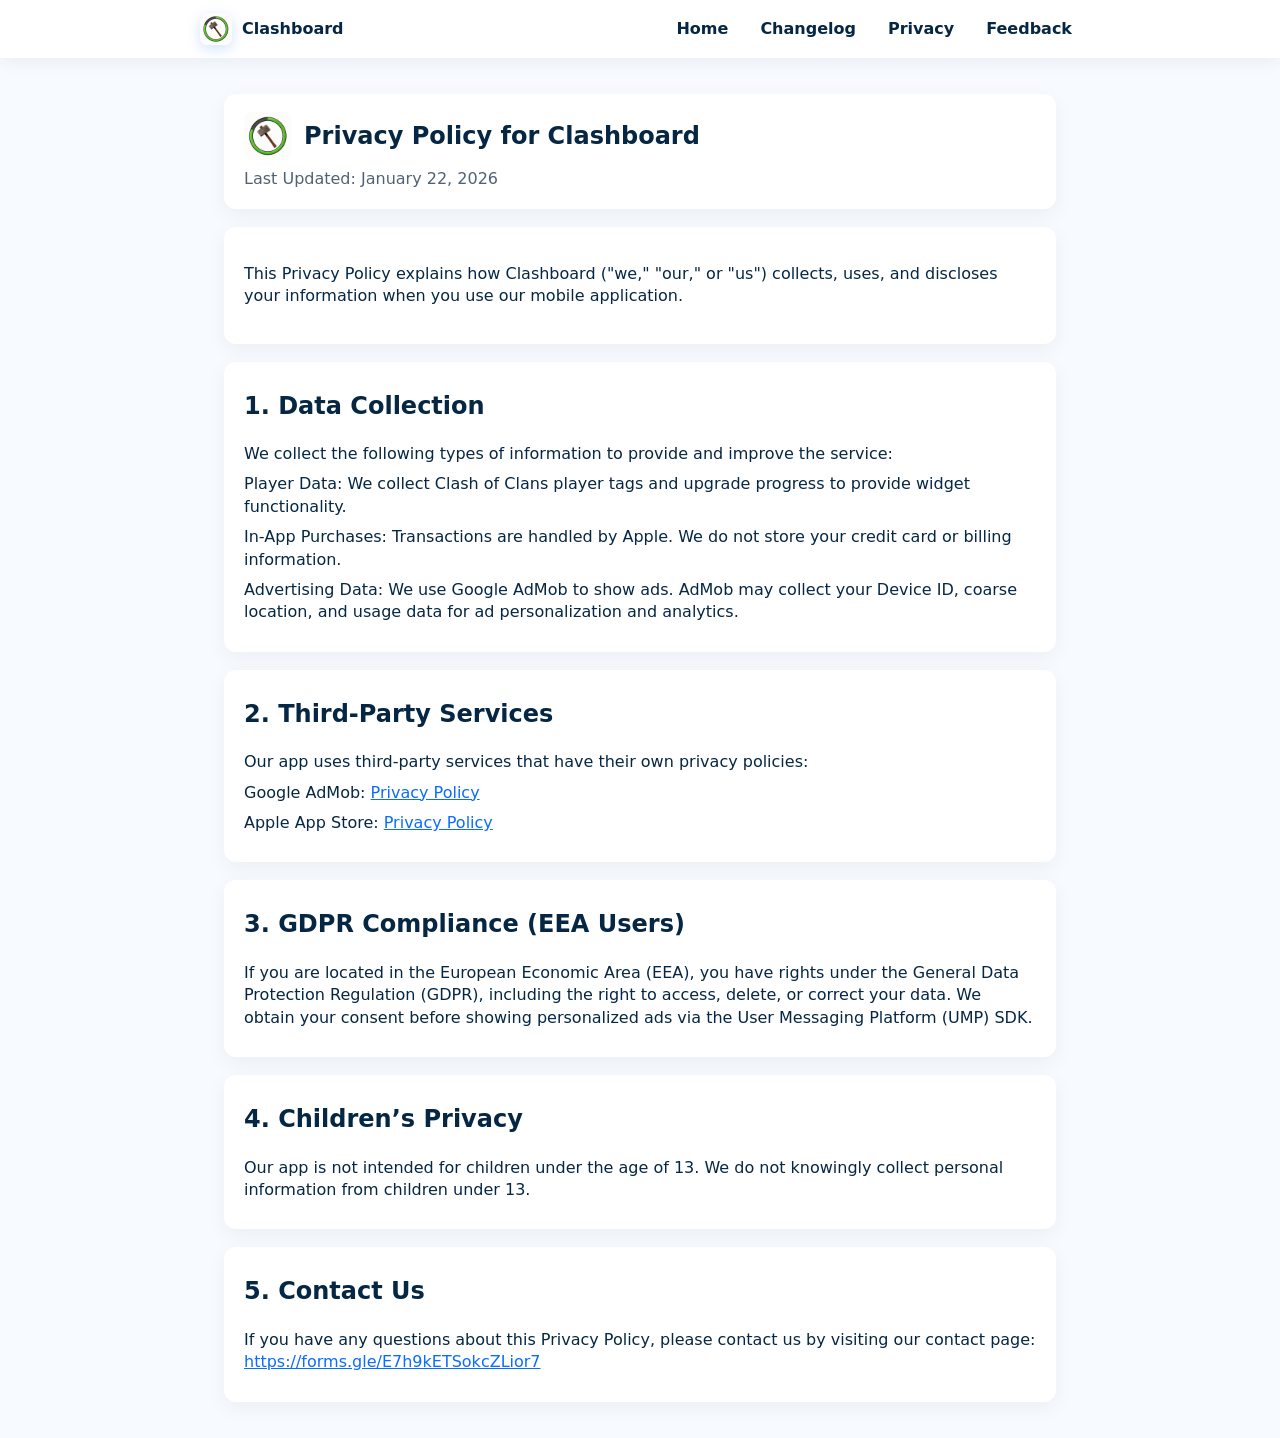
<file: privacy.html>
<!DOCTYPE html>
<html lang="en">
    <head>
        <meta charset="utf-8">
        <meta name="viewport" content="width=device-width,initial-scale=1">
        <title>Privacy Policy - Clashboard</title>
        <link rel="stylesheet" href="/css/styles.css">
    </head>
    <body>
        <header class="top-nav">
            <div class="nav-inner">
                <a class="nav-brand" href="/index.html">
                    <img src="/assets/icon.png" alt="Clashboard icon" class="nav-logo">
                    <span>Clashboard</span>
                </a>
                <input type="checkbox" id="nav-toggle" class="nav-toggle">
                <label for="nav-toggle" class="nav-toggle-label" aria-label="Toggle navigation">
                    <span></span>
                    <span></span>
                    <span></span>
                </label>
                <nav class="nav-links">
                    <a href="/index.html">Home</a>
                    <a href="/changelog.html">Changelog</a>
                    <a href="/privacy.html">Privacy</a>
                    <a href="/feedback.html">Feedback</a>
                </nav>
                <label for="nav-toggle" class="nav-overlay" aria-hidden="true"></label>
            </div>
        </header>
        <main class="policy-container">
            <section class="header-box">
                <div class="changelog-header">
                    <img src="/assets/icon.png" alt="Clashboard icon" class="changelog-icon">
                    <h1>Privacy Policy for Clashboard</h1>
                </div>
                <p class="policy-meta">Last Updated: January 22, 2026</p>
            </section>

            <section class="update-container">
                <p>This Privacy Policy explains how Clashboard ("we," "our," or "us") collects, uses, and discloses your information when you use our mobile application.</p>
            </section>

            <section class="update-container">
                <div class="policy-section">
                    <h2>1. Data Collection</h2>
                    <p>We collect the following types of information to provide and improve the service:</p>
                    <p>Player Data: We collect Clash of Clans player tags and upgrade progress to provide widget functionality.</p>
                    <p>In-App Purchases: Transactions are handled by Apple. We do not store your credit card or billing information.</p>
                    <p>Advertising Data: We use Google AdMob to show ads. AdMob may collect your Device ID, coarse location, and usage data for ad personalization and analytics.</p>
                </div>
            </section>

            <section class="update-container">
                <div class="policy-section">
                    <h2>2. Third-Party Services</h2>
                    <p>Our app uses third-party services that have their own privacy policies:</p>
                    <p>Google AdMob: <a class="policy-link" href="https://policies.google.com/privacy" target="_blank" rel="noopener">Privacy Policy</a></p>
                    <p>Apple App Store: <a class="policy-link" href="https://www.apple.com/legal/privacy/en-ww/" target="_blank" rel="noopener">Privacy Policy</a></p>
                </div>
            </section>

            <section class="update-container">
                <div class="policy-section">
                    <h2>3. GDPR Compliance (EEA Users)</h2>
                    <p>If you are located in the European Economic Area (EEA), you have rights under the General Data Protection Regulation (GDPR), including the right to access, delete, or correct your data. We obtain your consent before showing personalized ads via the User Messaging Platform (UMP) SDK.</p>
                </div>
            </section>

            <section class="update-container">
                <div class="policy-section">
                    <h2>4. Children’s Privacy</h2>
                    <p>Our app is not intended for children under the age of 13. We do not knowingly collect personal information from children under 13.</p>
                </div>
            </section>

            <section class="update-container">
                <div class="policy-section">
                    <h2>5. Contact Us</h2>
                    <p>If you have any questions about this Privacy Policy, please contact us by visiting our contact page: <a class="policy-link" href="https://forms.gle/E7h9kETSokcZLior7" target="_blank" rel="noopener">https://forms.gle/E7h9kETSokcZLior7</a></p>
                </div>
            </section>
        </main>
    </body>
</html>
</file>
<file: css/styles.css>
:root{
  --accent:#0b6cff;
  --bg:#f7fbff;
  --text:#062743;
  --surface:#ffffff;
  --muted:#516276;
  --shadow:0 6px 20px rgba(2,6,23,0.05);
  --shadow-lg:0 8px 30px rgba(2,6,23,0.06);
}
*{box-sizing:border-box}
body{font-family:Inter, system-ui, -apple-system, "Segoe UI", Roboto, "Helvetica Neue", Arial;line-height:1.4;color:var(--text);background:var(--bg);margin:0}
a{color:inherit}

.container{max-width:920px;margin:0 auto;padding:28px}
.policy-container{max-width:880px;margin:36px auto;padding:0 24px;background:transparent}
.policy-meta{color:var(--muted);margin-bottom:18px}
.policy-section{margin-top:18px}
.policy-section p{margin:8px 0}
.policy-link{color:var(--accent)}

.header-box{
  background:var(--surface);
  border-radius:12px;
  padding:18px 20px;
  margin:0 0 18px 0;
  box-shadow:var(--shadow);
}
.header-box .policy-meta{margin:0}

.changelog-header{display:flex;align-items:center;gap:12px;margin-bottom:8px}
.changelog-header h1{margin:0;line-height:1.1}
.changelog-icon{width:48px;height:48px;object-fit:cover;border-radius:8px;display:block;align-self:center}

.update-container{
  background:var(--surface);
  border-radius:12px;
  padding:20px;
  margin:18px 0;
  box-shadow:var(--shadow);
}
.update-container h2{margin-top:0}
.update-container .policy-section{margin-top:8px}

.top-nav{
  background:var(--surface);
  box-shadow:0 4px 16px rgba(2,6,23,0.06);
  position:sticky;
  top:0;
  z-index:10;
}
.nav-inner{
  max-width:920px;
  margin:0 auto;
  padding:12px 20px;
  display:flex;
  align-items:center;
  justify-content:space-between;
  gap:16px;
  position:relative;
}
.nav-brand{display:flex;align-items:center;gap:10px;text-decoration:none;font-weight:700;color:var(--text)}
.nav-logo{width:32px;height:32px;border-radius:8px;box-shadow:0 4px 14px rgba(11,108,255,0.18)}
.nav-links{display:flex;align-items:center;gap:16px}
.nav-links a{text-decoration:none;color:var(--text);font-weight:600;padding:6px 8px;border-radius:8px}
.nav-links a:hover{background:rgba(11,108,255,0.08)}
.nav-overlay{display:none;z-index:10}

.nav-toggle{display:none}
.nav-toggle-label{display:none;flex-direction:column;gap:5px;cursor:pointer}
.nav-toggle-label span{width:24px;height:2px;background:var(--text);display:block;border-radius:2px}

.site-header{background:linear-gradient(180deg,var(--accent),#0a58d9);color:#fff;padding:36px 0;text-align:center}
.site-header h1{margin:0;font-size:32px;letter-spacing:-0.5px}
.site-header .app-icon{width:88px;height:88px;border-radius:18px;display:block;margin:0 auto 12px;box-shadow:0 8px 22px rgba(11,108,255,0.18)}
.tagline{opacity:0.95;margin:8px 0 0}
.note{opacity:0.9;font-size:13px}
.lead{font-size:1.05rem;color:#284157}

.feature-grid{display:grid;gap:16px;margin:16px 0 24px;grid-template-columns:repeat(auto-fit,minmax(220px,1fr))}
.card{background:var(--surface);border-radius:12px;padding:16px;box-shadow:var(--shadow)}

.btn{display:inline-block;background:#fff;color:var(--accent);padding:10px 16px;border-radius:10px;text-decoration:none;font-weight:600}
.btn.ghost{background:transparent;color:#123;margin-top:6px;border:2px solid rgba(0,0,0,0.06)}
main{padding:28px 0}
h2{margin-top:0}
.features ul{padding-left:18px}
.widget-preview{max-width:420px;border-radius:12px;overflow:hidden;box-shadow:0 6px 30px rgba(11,108,255,0.12);}
.download .btn{background:var(--accent);color:#fff}
.app-badge{max-width:260px;display:inline-block}
.footer{margin-top:36px;padding-top:18px;border-top:1px solid rgba(2,6,23,0.06);font-size:14px;color:#3b4b58}

@media(max-width:720px){
  .nav-toggle-label{display:flex}
  .nav-links{
    display:none;
    position:absolute;
    top:100%;
    left:0;
    right:0;
    background:var(--surface);
    flex-direction:column;
    align-items:flex-start;
    padding:12px 20px 16px;
    box-shadow:0 12px 24px rgba(2,6,23,0.08);
    z-index:11;
  }
  .nav-toggle:checked ~ .nav-links{display:flex}
  .nav-toggle:checked ~ .nav-overlay{
    display:block;
    position:fixed;
    inset:0;
    background:transparent;
    pointer-events:auto;
  }
  .nav-overlay{
    pointer-events:none;
  }
}

@media(min-width:720px){
  .container{padding:48px}
  .site-header{padding:56px 0}
  .site-header h1{font-size:40px}
}

@media (max-width:480px){
  .changelog-icon{width:36px;height:36px}
  .changelog-header{gap:10px}
}
</file>
